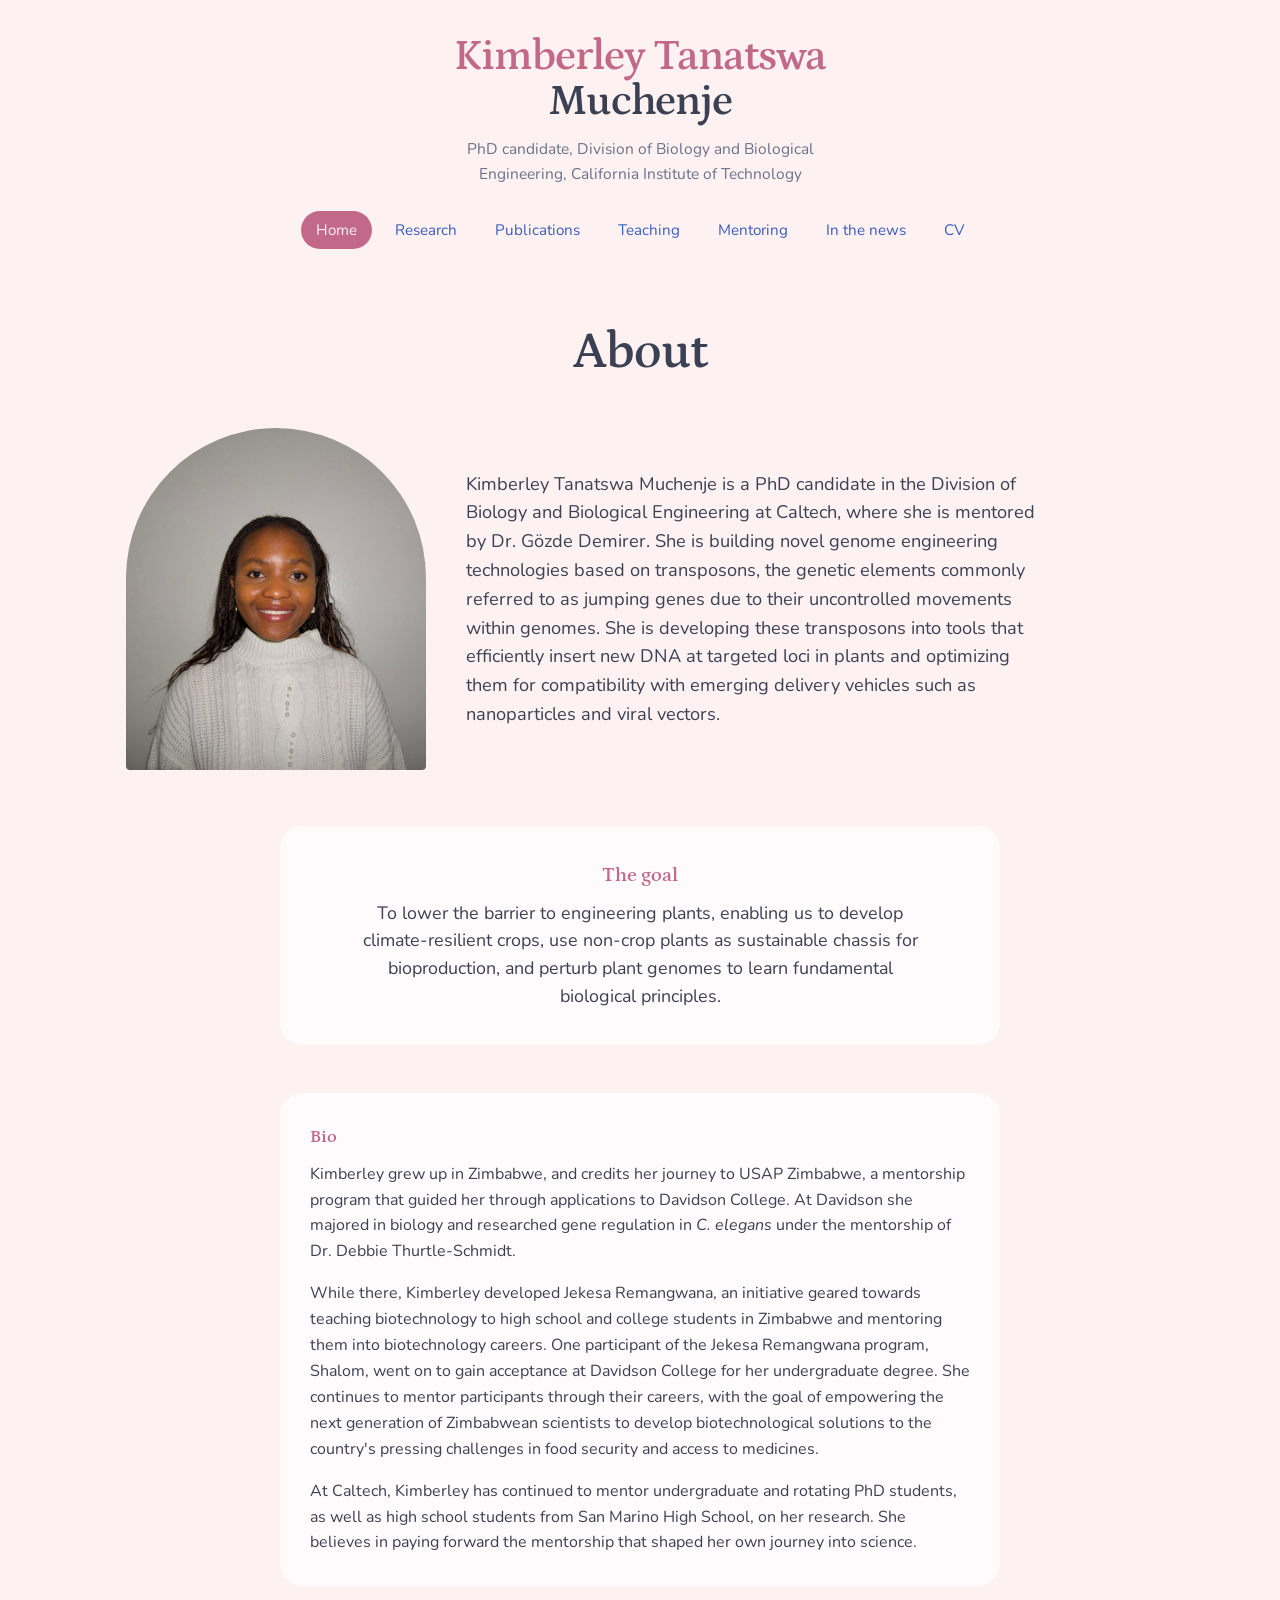
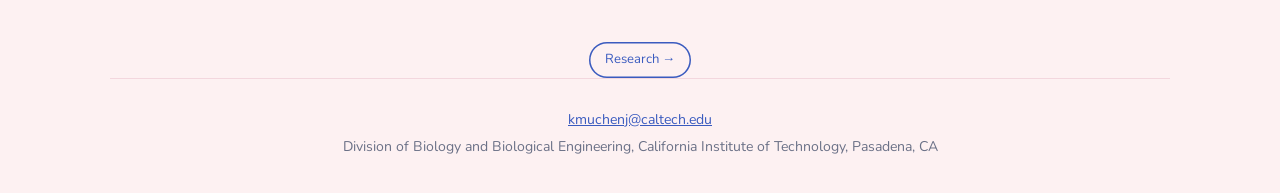
<file: index.html>
<!doctype html>
<html lang="en">
<head>
<meta charset="utf-8">
<meta name="viewport" content="width=device-width, initial-scale=1, viewport-fit=cover">
<title>Kimberley Muchenje</title>
<meta name="description" content="Kimberley Tanatswa Muchenje, PhD candidate in Biology and Biological Engineering at Caltech, building genome engineering technologies from transposons for targeted DNA insertion in plants.">
<meta name="color-scheme" content="light dark">
<link rel="preconnect" href="https://fonts.gstatic.com" crossorigin>
<link rel="stylesheet" href="https://fonts.googleapis.com/css2?family=Petrona:wght@400;600&family=Nunito:wght@300;400;600&display=swap">
<link rel="stylesheet" href="site.css">
</head>
<body>
<header class="wrap">
  <p class="brand">Kimberley Tanatswa<span class="last">Muchenje</span></p>
  <p class="role">PhD candidate, Division of Biology and Biological Engineering,
  California Institute of Technology</p>
  <nav aria-label="Pages">
      <a href="index.html" aria-current="page">Home</a>
      <a href="research.html">Research</a>
      <a href="publications.html">Publications</a>
      <a href="teaching.html">Teaching</a>
      <a href="mentoring.html">Mentoring</a>
      <a href="news.html">In the news</a>
      <a href="cv.html">CV</a>
  </nav>
</header>

<main class="wrap">
  <h1>About</h1>
  <div class="hero">
    <img class="portrait" src="img/headshot.jpg" width="900" height="900"
      alt="Kimberley Tanatswa Muchenje">
    <p class="intro">Kimberley Tanatswa Muchenje is a PhD candidate in the Division of
    Biology and Biological Engineering at Caltech, where she is mentored by Dr. Gözde
    Demirer. She is building novel genome engineering technologies based on transposons,
    the genetic elements commonly referred to as jumping genes due to their uncontrolled
    movements within genomes. She is developing these transposons into tools that
    efficiently insert new DNA at targeted loci in plants and optimizing them for
    compatibility with emerging delivery vehicles such as nanoparticles and viral
    vectors.</p>
  </div>

  <div class="goal">
    <p>The goal</p>
    <p>To lower the barrier to engineering plants, enabling us to develop
    climate-resilient crops, use non-crop plants as sustainable chassis for
    bioproduction, and perturb plant genomes to learn fundamental biological
    principles.</p>
  </div>

  <div class="block">
    <h2>Bio</h2>
    <p>Kimberley grew up in Zimbabwe, and credits her journey to USAP Zimbabwe, a
    mentorship program that guided her through applications to Davidson College. At
    Davidson she majored in biology and researched gene regulation in <em>C. elegans</em>
    under the mentorship of Dr. Debbie Thurtle-Schmidt.</p>
    <p>While there, Kimberley developed Jekesa Remangwana, an initiative geared towards
    teaching biotechnology to high school and college students in Zimbabwe and mentoring
    them into biotechnology careers. One participant of the Jekesa Remangwana program,
    Shalom, went on to gain acceptance at Davidson College for her undergraduate degree.
    She continues to mentor participants through their careers, with the goal of
    empowering the next generation of Zimbabwean scientists to develop biotechnological
    solutions to the country's pressing challenges in food security and access to
    medicines.</p>
    <p>At Caltech, Kimberley has continued to mentor undergraduate and rotating PhD
    students, as well as high school students from San Marino High School, on her
    research. She believes in paying forward the mentorship that shaped her own journey
    into science.</p>
  </div>
  <p class="next"><a class="pill ghost" href="research.html">Research &rarr;</a></p>
</main>

<footer class="wrap">
  <p><a href="mailto:kmuchenj@caltech.edu">kmuchenj@caltech.edu</a></p>
  <p>Division of Biology and Biological Engineering, California Institute of Technology,
  Pasadena, CA</p>
</footer>
</body>
</html>
</file>
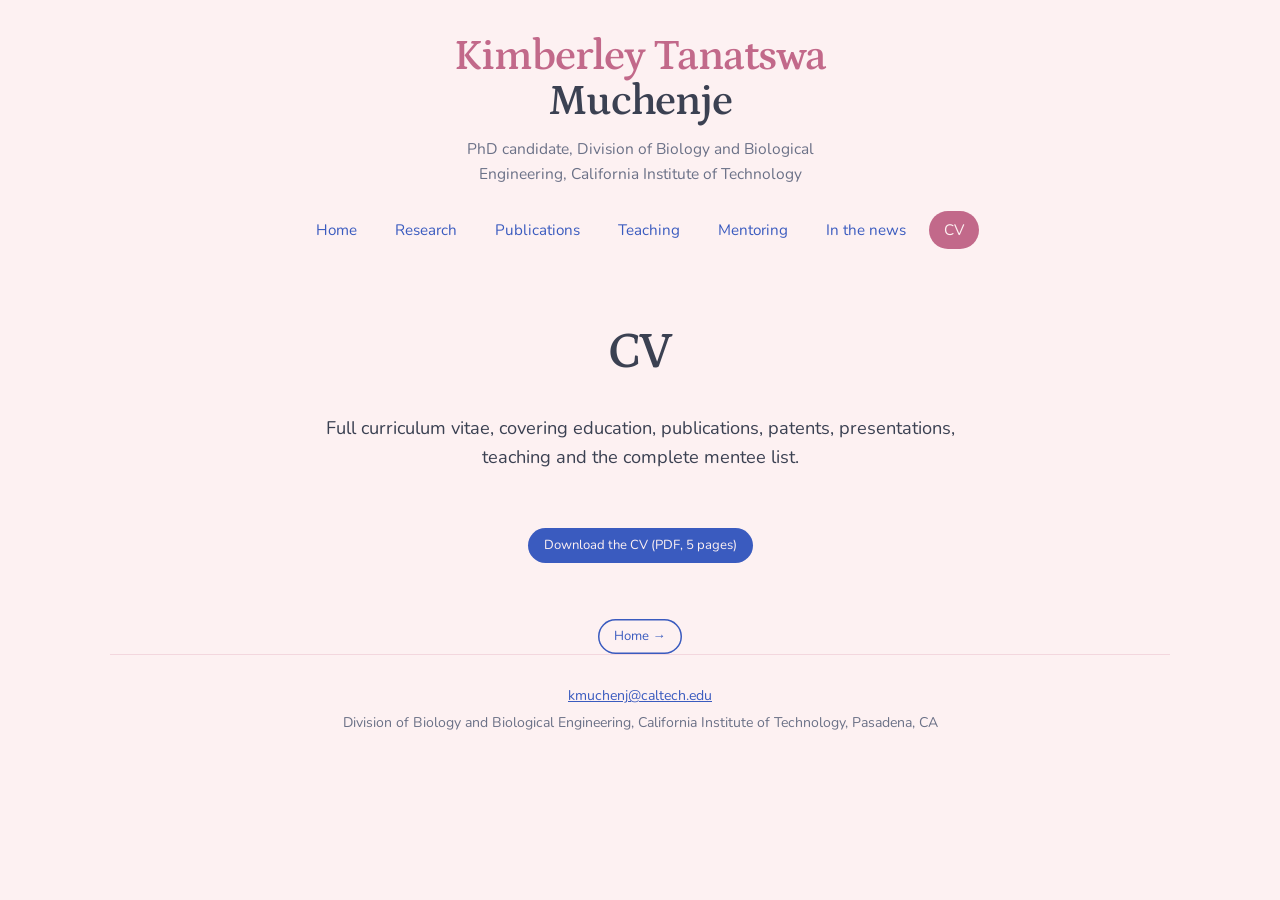
<file: cv.html>
<!doctype html>
<html lang="en">
<head>
<meta charset="utf-8">
<meta name="viewport" content="width=device-width, initial-scale=1, viewport-fit=cover">
<title>CV | Kimberley Muchenje</title>
<meta name="description" content="Curriculum vitae for Kimberley Tanatswa Muchenje.">
<meta name="color-scheme" content="light dark">
<link rel="preconnect" href="https://fonts.gstatic.com" crossorigin>
<link rel="stylesheet" href="https://fonts.googleapis.com/css2?family=Petrona:wght@400;600&family=Nunito:wght@300;400;600&display=swap">
<link rel="stylesheet" href="site.css">
</head>
<body>
<header class="wrap">
  <p class="brand"><a href="index.html">Kimberley Tanatswa<span class="last">Muchenje</span></a></p>
  <p class="role">PhD candidate, Division of Biology and Biological Engineering,
  California Institute of Technology</p>
  <nav aria-label="Pages">
      <a href="index.html">Home</a>
      <a href="research.html">Research</a>
      <a href="publications.html">Publications</a>
      <a href="teaching.html">Teaching</a>
      <a href="mentoring.html">Mentoring</a>
      <a href="news.html">In the news</a>
      <a href="cv.html" aria-current="page">CV</a>
  </nav>
</header>

<main class="wrap">
  <h1>CV</h1>
  <p class="intro">Full curriculum vitae, covering education, publications, patents,
  presentations, teaching and the complete mentee list.</p>

  <p class="next"><a class="pill" href="cv/Kimberley_Muchenje_CV.pdf">Download the CV
  (PDF, 5 pages)</a></p>
  <p class="next"><a class="pill ghost" href="index.html">Home &rarr;</a></p>
</main>

<footer class="wrap">
  <p><a href="mailto:kmuchenj@caltech.edu">kmuchenj@caltech.edu</a></p>
  <p>Division of Biology and Biological Engineering, California Institute of Technology,
  Pasadena, CA</p>
</footer>
</body>
</html>
</file>
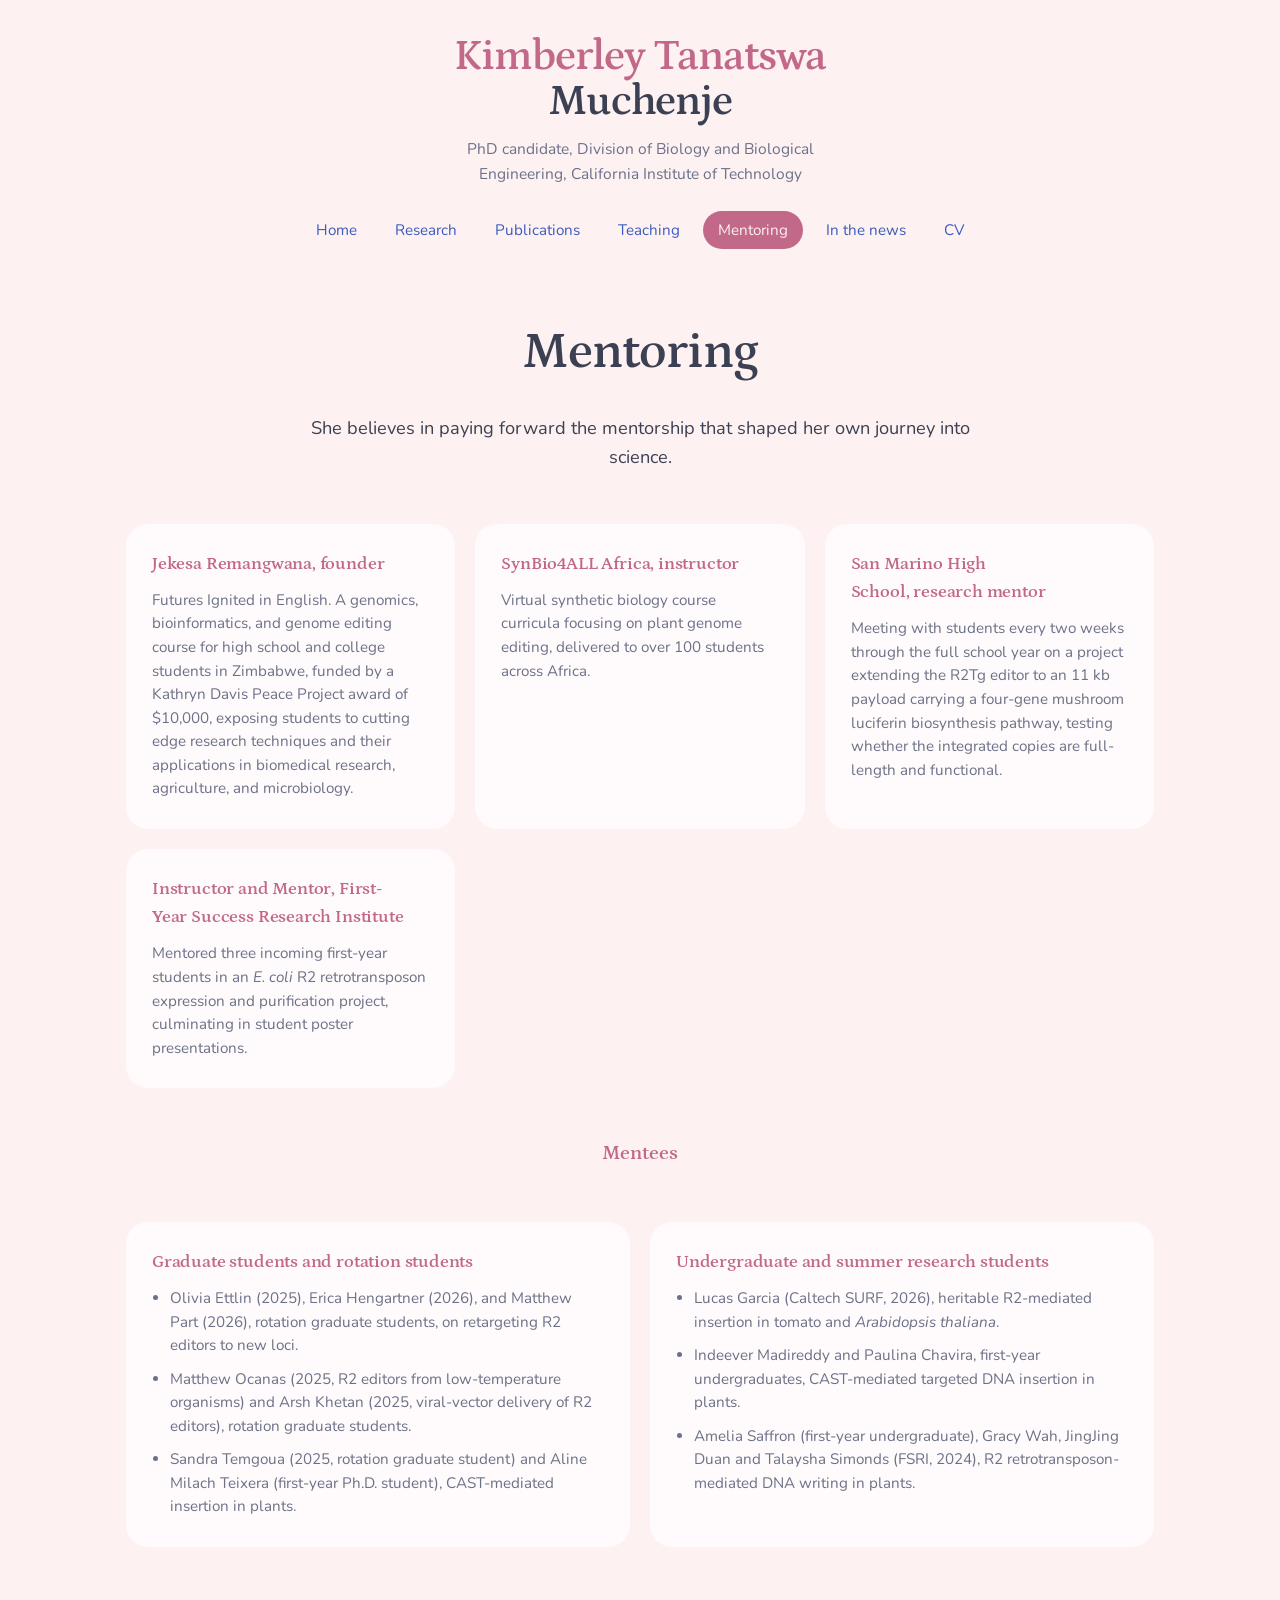
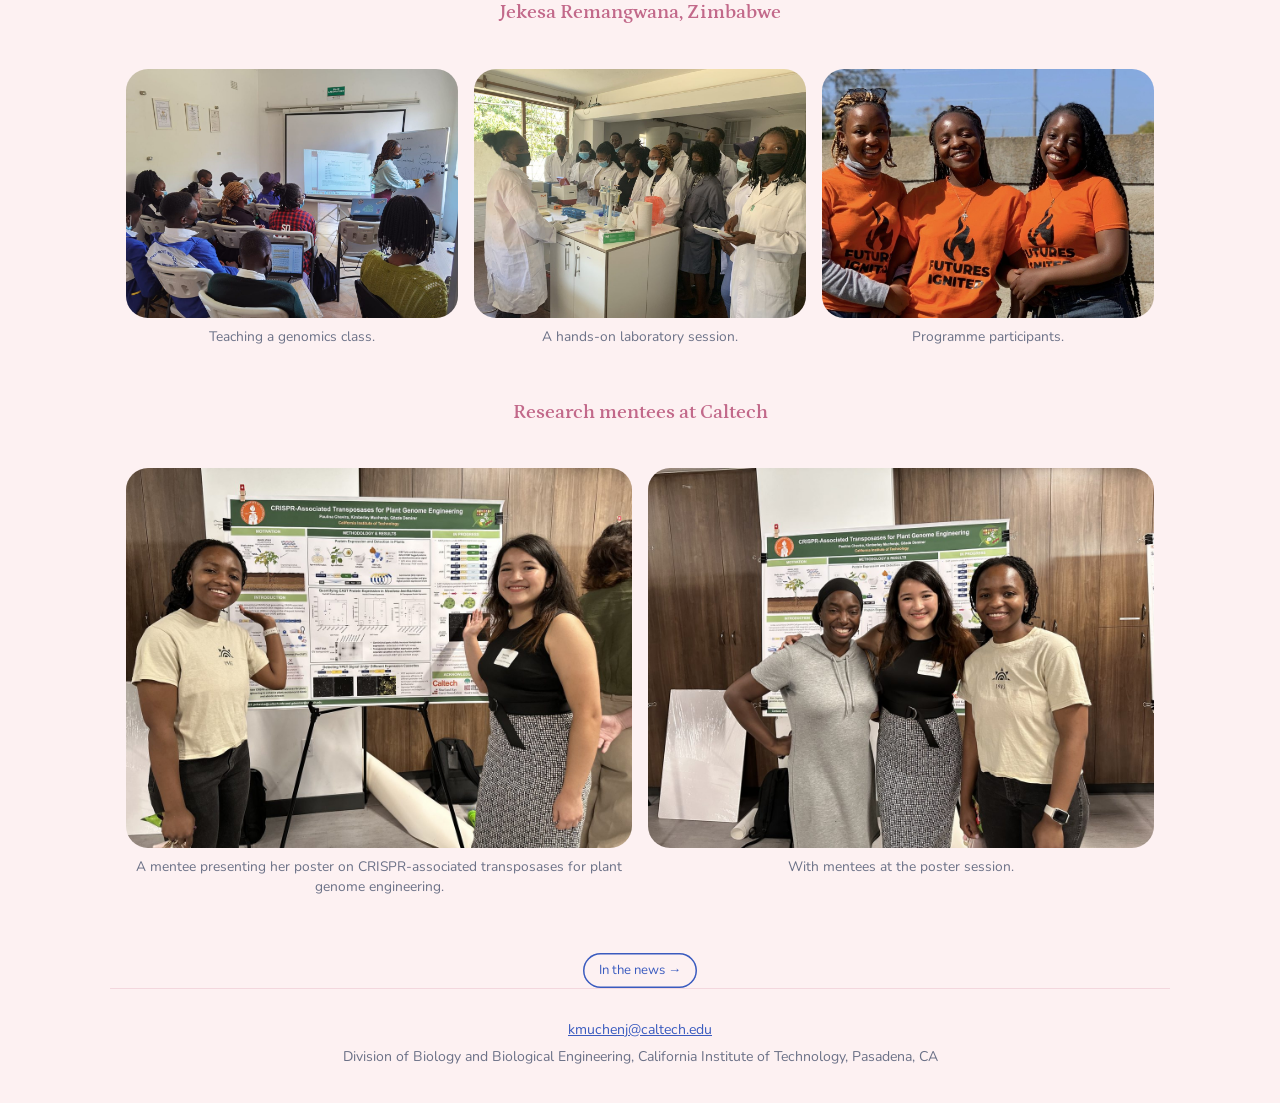
<file: mentoring.html>
<!doctype html>
<html lang="en">
<head>
<meta charset="utf-8">
<meta name="viewport" content="width=device-width, initial-scale=1, viewport-fit=cover">
<title>Mentoring | Kimberley Muchenje</title>
<meta name="description" content="Jekesa Remangwana, SynBio4ALL Africa, San Marino High School and teaching at Caltech.">
<meta name="color-scheme" content="light dark">
<link rel="preconnect" href="https://fonts.gstatic.com" crossorigin>
<link rel="stylesheet" href="https://fonts.googleapis.com/css2?family=Petrona:wght@400;600&family=Nunito:wght@300;400;600&display=swap">
<link rel="stylesheet" href="site.css">
</head>
<body>
<header class="wrap">
  <p class="brand"><a href="index.html">Kimberley Tanatswa<span class="last">Muchenje</span></a></p>
  <p class="role">PhD candidate, Division of Biology and Biological Engineering,
  California Institute of Technology</p>
  <nav aria-label="Pages">
      <a href="index.html">Home</a>
      <a href="research.html">Research</a>
      <a href="publications.html">Publications</a>
      <a href="teaching.html">Teaching</a>
      <a href="mentoring.html" aria-current="page">Mentoring</a>
      <a href="news.html">In the news</a>
      <a href="cv.html">CV</a>
  </nav>
</header>

<main class="wrap">
  <h1>Mentoring</h1>
  <p class="intro">She believes in paying forward the mentorship that shaped her own
  journey into science.</p>

  <div class="cards">
    <div class="card">
      <h2>Jekesa Remangwana, founder</h2>
      <p>Futures Ignited in English. A genomics, bioinformatics, and genome editing
      course for high school and college students in Zimbabwe, funded by a Kathryn Davis
      Peace Project award of $10,000, exposing students to cutting edge research
      techniques and their applications in biomedical research, agriculture, and
      microbiology.</p>
    </div>
    <div class="card">
      <h2>SynBio4ALL Africa, instructor</h2>
      <p>Virtual synthetic biology course curricula focusing on plant genome editing,
      delivered to over 100 students across Africa.</p>
    </div>
    <div class="card">
      <h2>San Marino High School, research mentor</h2>
      <p>Meeting with students every two weeks through the full school year on a project
      extending the R2Tg editor to an 11 kb payload carrying a four-gene mushroom
      luciferin biosynthesis pathway, testing whether the integrated copies are
      full-length and functional.</p>
    </div>
    <div class="card">
      <h2>Instructor and Mentor, First-Year Success Research Institute</h2>
      <p>Mentored three incoming first-year students in an <em>E. coli</em> R2
      retrotransposon expression and purification project, culminating in student poster
      presentations.</p>
    </div>
  </div>

  <p class="gallery-head">Mentees</p>
  <div class="cards">
    <div class="card">
      <h2>Graduate students and rotation students</h2>
      <ul>
        <li>Olivia Ettlin (2025), Erica Hengartner (2026), and Matthew Part (2026),
          rotation graduate students, on retargeting R2 editors to new loci.</li>
        <li>Matthew Ocanas (2025, R2 editors from low-temperature organisms) and Arsh
          Khetan (2025, viral-vector delivery of R2 editors), rotation graduate
          students.</li>
        <li>Sandra Temgoua (2025, rotation graduate student) and Aline Milach Teixera
          (first-year Ph.D. student), CAST-mediated insertion in plants.</li>
      </ul>
    </div>
    <div class="card">
      <h2>Undergraduate and summer research students</h2>
      <ul>
        <li>Lucas Garcia (Caltech SURF, 2026), heritable R2-mediated insertion in tomato
          and <em>Arabidopsis thaliana</em>.</li>
        <li>Indeever Madireddy and Paulina Chavira, first-year undergraduates,
          CAST-mediated targeted DNA insertion in plants.</li>
        <li>Amelia Saffron (first-year undergraduate), Gracy Wah, JingJing Duan and
          Talaysha Simonds (FSRI, 2024), R2 retrotransposon-mediated DNA writing in
          plants.</li>
      </ul>
    </div>
  </div>

  <p class="gallery-head">Jekesa Remangwana, Zimbabwe</p>
  <div class="gallery">
    <figure>
      <img src="img/teaching-classroom.jpg" width="1200" height="900"
        alt="Kimberley teaching a genomics class at a whiteboard to a room of students">
      <figcaption>Teaching a genomics class.</figcaption>
    </figure>
    <figure>
      <img src="img/teaching-lab.jpg" width="1200" height="900"
        alt="Students in lab coats gathered around a laboratory bench">
      <figcaption>A hands-on laboratory session.</figcaption>
    </figure>
    <figure>
      <img src="img/students-group.jpg" width="1200" height="1200"
        alt="Three students wearing Futures Ignited shirts">
      <figcaption>Programme participants.</figcaption>
    </figure>
  </div>

  <p class="gallery-head">Research mentees at Caltech</p>
  <div class="gallery">
    <figure>
      <img src="img/poster-mentee.jpg" width="1200" height="900"
        alt="A mentee presenting the CRISPR-associated transposases for plant genome engineering poster">
      <figcaption>A mentee presenting her poster on CRISPR-associated transposases for
      plant genome engineering.</figcaption>
    </figure>
    <figure>
      <img src="img/poster-group.jpg" width="1200" height="900"
        alt="Kimberley with two mentees beside their research poster">
      <figcaption>With mentees at the poster session.</figcaption>
    </figure>
  </div>
  <p class="next"><a class="pill ghost" href="news.html">In the news &rarr;</a></p>
</main>

<footer class="wrap">
  <p><a href="mailto:kmuchenj@caltech.edu">kmuchenj@caltech.edu</a></p>
  <p>Division of Biology and Biological Engineering, California Institute of Technology,
  Pasadena, CA</p>
</footer>
</body>
</html>
</file>
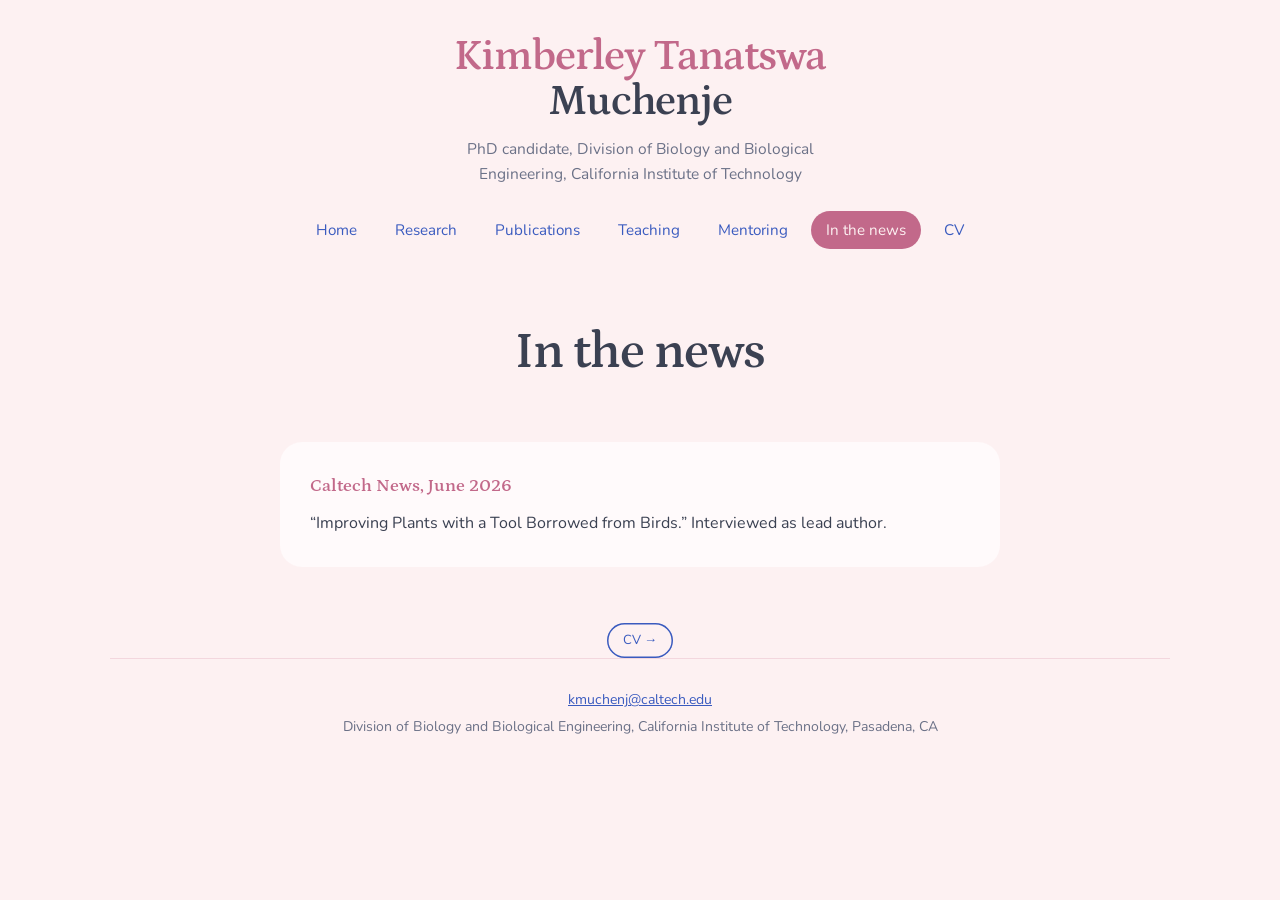
<file: news.html>
<!doctype html>
<html lang="en">
<head>
<meta charset="utf-8">
<meta name="viewport" content="width=device-width, initial-scale=1, viewport-fit=cover">
<title>In the news | Kimberley Muchenje</title>
<meta name="description" content="Press coverage of the R2 retroelement editing work.">
<meta name="color-scheme" content="light dark">
<link rel="preconnect" href="https://fonts.gstatic.com" crossorigin>
<link rel="stylesheet" href="https://fonts.googleapis.com/css2?family=Petrona:wght@400;600&family=Nunito:wght@300;400;600&display=swap">
<link rel="stylesheet" href="site.css">
</head>
<body>
<header class="wrap">
  <p class="brand"><a href="index.html">Kimberley Tanatswa<span class="last">Muchenje</span></a></p>
  <p class="role">PhD candidate, Division of Biology and Biological Engineering,
  California Institute of Technology</p>
  <nav aria-label="Pages">
      <a href="index.html">Home</a>
      <a href="research.html">Research</a>
      <a href="publications.html">Publications</a>
      <a href="teaching.html">Teaching</a>
      <a href="mentoring.html">Mentoring</a>
      <a href="news.html" aria-current="page">In the news</a>
      <a href="cv.html">CV</a>
  </nav>
</header>

<main class="wrap">
  <h1>In the news</h1>
  <div class="block">
    <h2>Caltech News, June 2026</h2>
    <p>&ldquo;Improving Plants with a Tool Borrowed from Birds.&rdquo; Interviewed as
    lead author.</p>
  </div>
  <p class="next"><a class="pill ghost" href="cv.html">CV &rarr;</a></p>
</main>

<footer class="wrap">
  <p><a href="mailto:kmuchenj@caltech.edu">kmuchenj@caltech.edu</a></p>
  <p>Division of Biology and Biological Engineering, California Institute of Technology,
  Pasadena, CA</p>
</footer>
</body>
</html>
</file>
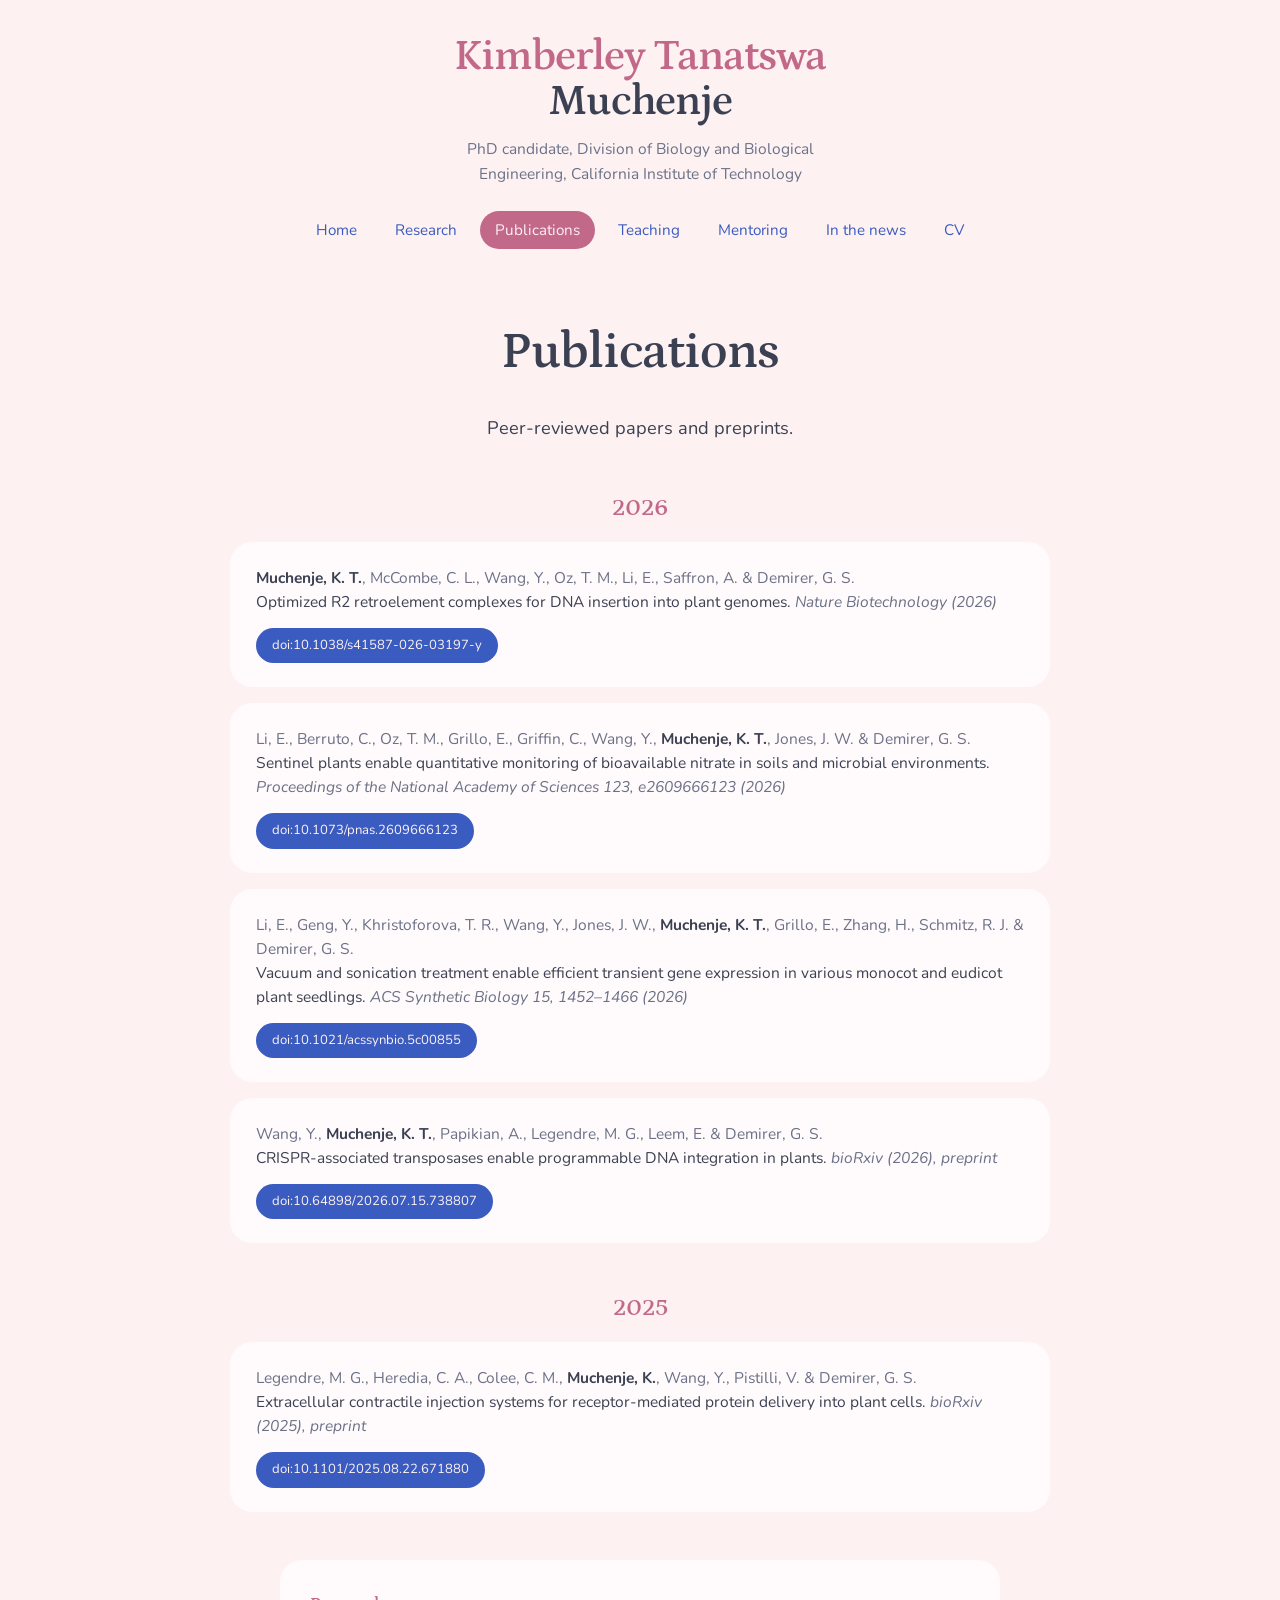
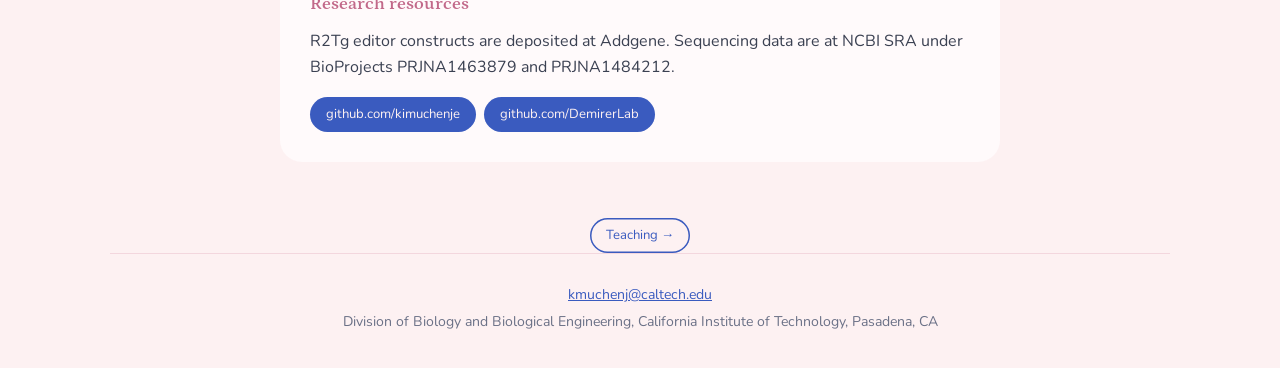
<file: publications.html>
<!doctype html>
<html lang="en">
<head>
<meta charset="utf-8">
<meta name="viewport" content="width=device-width, initial-scale=1, viewport-fit=cover">
<title>Publications | Kimberley Muchenje</title>
<meta name="description" content="Peer-reviewed papers, preprints and research resources.">
<meta name="color-scheme" content="light dark">
<link rel="preconnect" href="https://fonts.gstatic.com" crossorigin>
<link rel="stylesheet" href="https://fonts.googleapis.com/css2?family=Petrona:wght@400;600&family=Nunito:wght@300;400;600&display=swap">
<link rel="stylesheet" href="site.css">
</head>
<body>
<header class="wrap">
  <p class="brand"><a href="index.html">Kimberley Tanatswa<span class="last">Muchenje</span></a></p>
  <p class="role">PhD candidate, Division of Biology and Biological Engineering,
  California Institute of Technology</p>
  <nav aria-label="Pages">
      <a href="index.html">Home</a>
      <a href="research.html">Research</a>
      <a href="publications.html" aria-current="page">Publications</a>
      <a href="teaching.html">Teaching</a>
      <a href="mentoring.html">Mentoring</a>
      <a href="news.html">In the news</a>
      <a href="cv.html">CV</a>
  </nav>
</header>

<main class="wrap">
  <h1>Publications</h1>
  <p class="intro">Peer-reviewed papers and preprints.</p>

  <p class="year">2026</p>
    <div class="pub">
      <p class="authors"><strong>Muchenje, K. T.</strong>, McCombe, C. L., Wang, Y., Oz, T. M., Li, E., Saffron, A. &amp; Demirer, G. S.</p>
      <p>Optimized R2 retroelement complexes for DNA insertion into plant genomes. <cite>Nature Biotechnology (2026)</cite></p>
      <div class="pills"><a class="pill" href="https://doi.org/10.1038/s41587-026-03197-y">doi:10.1038/s41587-026-03197-y</a></div>
    </div>
    <div class="pub">
      <p class="authors">Li, E., Berruto, C., Oz, T. M., Grillo, E., Griffin, C., Wang, Y., <strong>Muchenje, K. T.</strong>, Jones, J. W. &amp; Demirer, G. S.</p>
      <p>Sentinel plants enable quantitative monitoring of bioavailable nitrate in soils and microbial environments. <cite>Proceedings of the National Academy of Sciences 123, e2609666123 (2026)</cite></p>
      <div class="pills"><a class="pill" href="https://doi.org/10.1073/pnas.2609666123">doi:10.1073/pnas.2609666123</a></div>
    </div>
    <div class="pub">
      <p class="authors">Li, E., Geng, Y., Khristoforova, T. R., Wang, Y., Jones, J. W., <strong>Muchenje, K. T.</strong>, Grillo, E., Zhang, H., Schmitz, R. J. &amp; Demirer, G. S.</p>
      <p>Vacuum and sonication treatment enable efficient transient gene expression in various monocot and eudicot plant seedlings. <cite>ACS Synthetic Biology 15, 1452&ndash;1466 (2026)</cite></p>
      <div class="pills"><a class="pill" href="https://doi.org/10.1021/acssynbio.5c00855">doi:10.1021/acssynbio.5c00855</a></div>
    </div>
    <div class="pub">
      <p class="authors">Wang, Y., <strong>Muchenje, K. T.</strong>, Papikian, A., Legendre, M. G., Leem, E. &amp; Demirer, G. S.</p>
      <p>CRISPR-associated transposases enable programmable DNA integration in plants. <cite>bioRxiv (2026), preprint</cite></p>
      <div class="pills"><a class="pill" href="https://doi.org/10.64898/2026.07.15.738807">doi:10.64898/2026.07.15.738807</a></div>
    </div>

  <p class="year">2025</p>
    <div class="pub">
      <p class="authors">Legendre, M. G., Heredia, C. A., Colee, C. M., <strong>Muchenje, K.</strong>, Wang, Y., Pistilli, V. &amp; Demirer, G. S.</p>
      <p>Extracellular contractile injection systems for receptor-mediated protein delivery into plant cells. <cite>bioRxiv (2025), preprint</cite></p>
      <div class="pills"><a class="pill" href="https://doi.org/10.1101/2025.08.22.671880">doi:10.1101/2025.08.22.671880</a></div>
    </div>

  <div class="block">
    <h2>Research resources</h2>
    <p>R2Tg editor constructs are deposited at Addgene. Sequencing data are at NCBI SRA
    under BioProjects PRJNA1463879 and PRJNA1484212.</p>
    <div class="pills">
      <a class="pill" href="https://github.com/kimuchenje">github.com/kimuchenje</a>
      <a class="pill" href="https://github.com/DemirerLab">github.com/DemirerLab</a>
    </div>
  </div>
  <p class="next"><a class="pill ghost" href="teaching.html">Teaching &rarr;</a></p>
</main>

<footer class="wrap">
  <p><a href="mailto:kmuchenj@caltech.edu">kmuchenj@caltech.edu</a></p>
  <p>Division of Biology and Biological Engineering, California Institute of Technology,
  Pasadena, CA</p>
</footer>
</body>
</html>
</file>
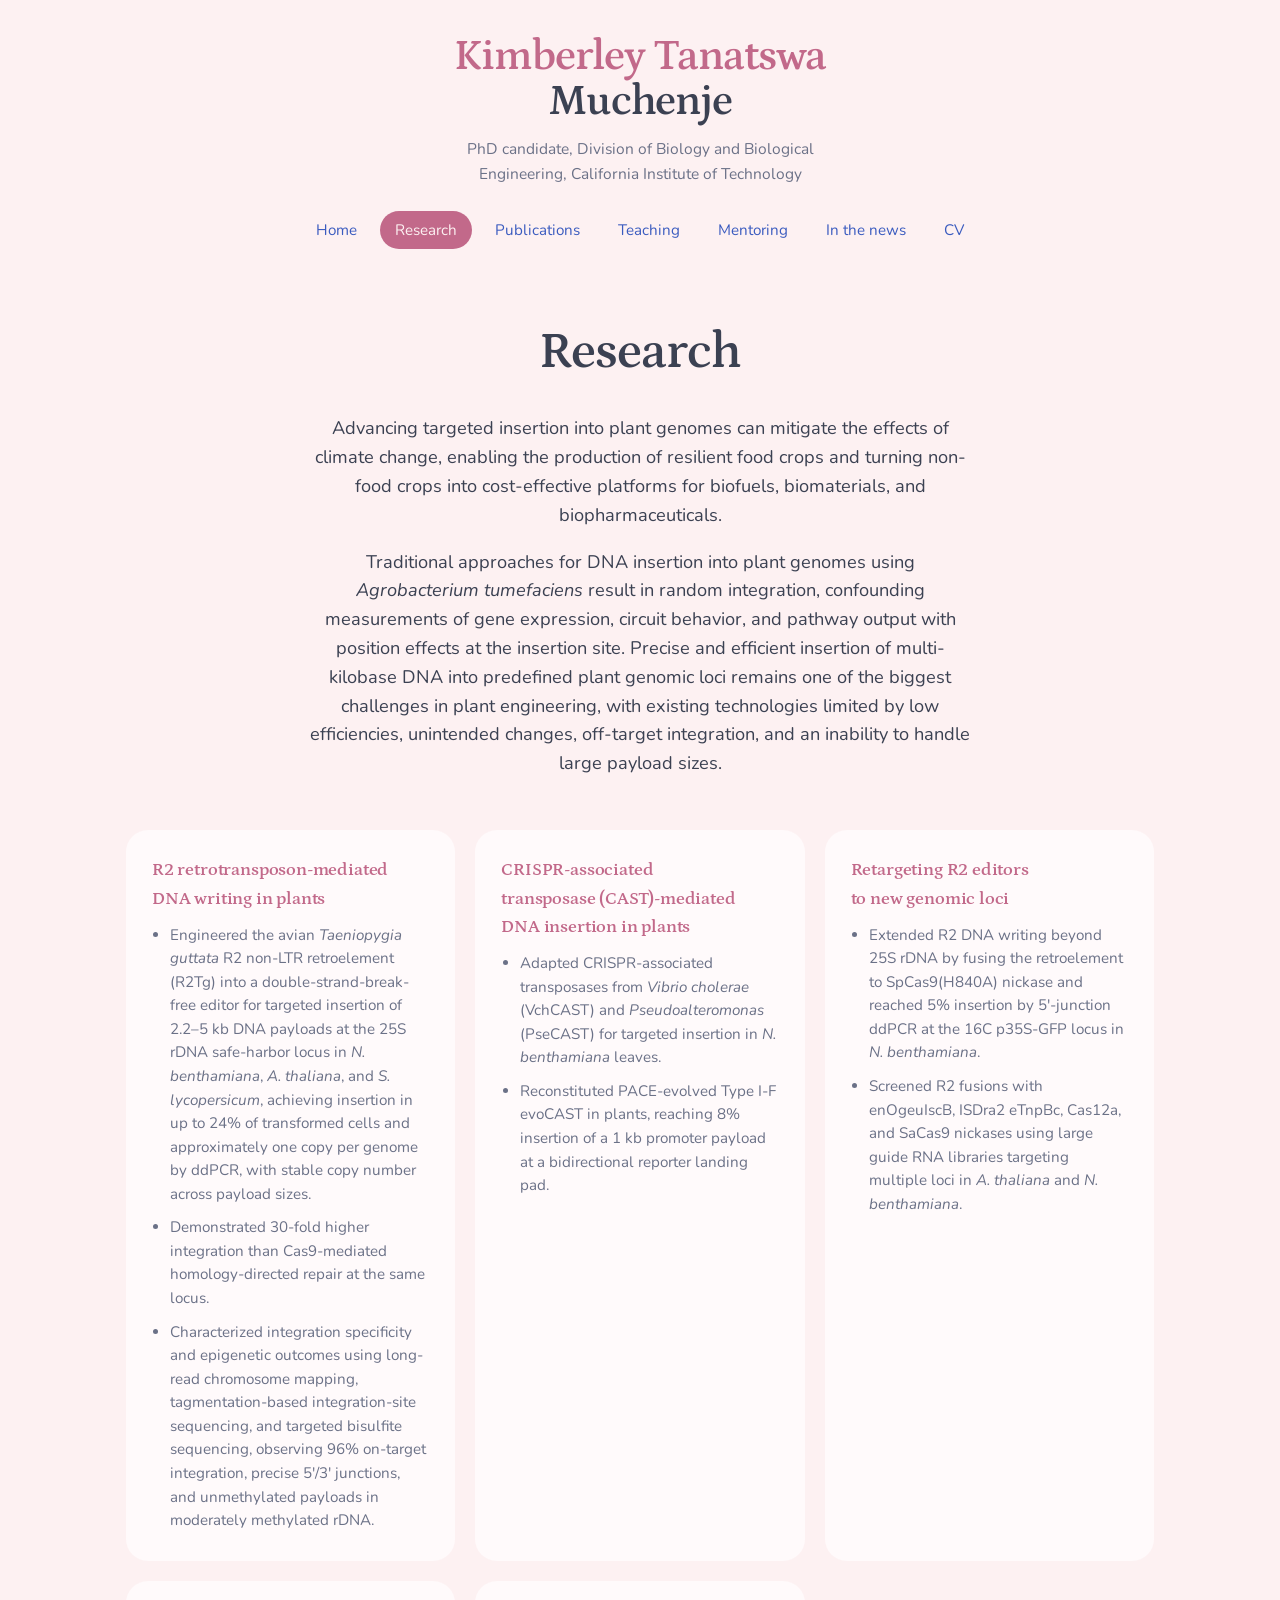
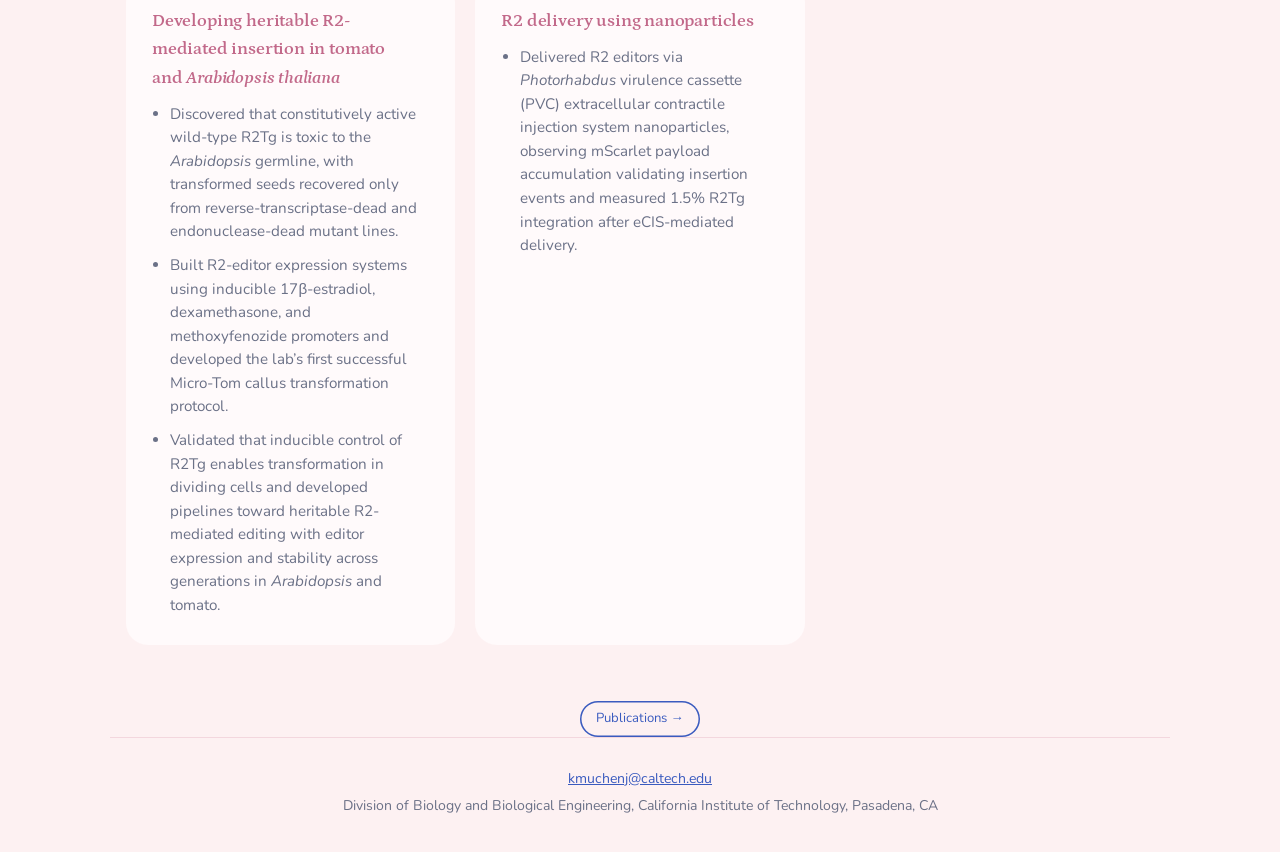
<file: research.html>
<!doctype html>
<html lang="en">
<head>
<meta charset="utf-8">
<meta name="viewport" content="width=device-width, initial-scale=1, viewport-fit=cover">
<title>Research | Kimberley Muchenje</title>
<meta name="description" content="Site-specific transposons adapted for targeted DNA insertion into plant genomes.">
<meta name="color-scheme" content="light dark">
<link rel="preconnect" href="https://fonts.gstatic.com" crossorigin>
<link rel="stylesheet" href="https://fonts.googleapis.com/css2?family=Petrona:wght@400;600&family=Nunito:wght@300;400;600&display=swap">
<link rel="stylesheet" href="site.css">
</head>
<body>
<header class="wrap">
  <p class="brand"><a href="index.html">Kimberley Tanatswa<span class="last">Muchenje</span></a></p>
  <p class="role">PhD candidate, Division of Biology and Biological Engineering,
  California Institute of Technology</p>
  <nav aria-label="Pages">
      <a href="index.html">Home</a>
      <a href="research.html" aria-current="page">Research</a>
      <a href="publications.html">Publications</a>
      <a href="teaching.html">Teaching</a>
      <a href="mentoring.html">Mentoring</a>
      <a href="news.html">In the news</a>
      <a href="cv.html">CV</a>
  </nav>
</header>

<main class="wrap">
  <h1>Research</h1>
  <p class="intro">Advancing targeted insertion into plant genomes can mitigate the
  effects of climate change, enabling the production of resilient food crops and turning
  non-food crops into cost-effective platforms for biofuels, biomaterials, and
  biopharmaceuticals.</p>
  <p class="intro">Traditional approaches for DNA insertion into plant genomes using
  <em>Agrobacterium tumefaciens</em> result in random integration, confounding
  measurements of gene expression, circuit behavior, and pathway output with position
  effects at the insertion site. Precise and efficient insertion of multi-kilobase DNA
  into predefined plant genomic loci remains one of the biggest challenges in plant
  engineering, with existing technologies limited by low efficiencies, unintended
  changes, off-target integration, and an inability to handle large payload sizes.</p>

  <div class="cards">
    <div class="card">
      <h2>R2 retrotransposon-mediated DNA writing in plants</h2>
      <ul>
        <li>Engineered the avian <em>Taeniopygia guttata</em> R2 non-LTR retroelement
          (R2Tg) into a double-strand-break-free editor for targeted insertion of
          2.2&ndash;5 kb DNA payloads at the 25S rDNA safe-harbor locus in
          <em>N. benthamiana</em>, <em>A. thaliana</em>, and <em>S. lycopersicum</em>,
          achieving insertion in up to 24% of transformed cells and approximately one
          copy per genome by ddPCR, with stable copy number across payload sizes.</li>
        <li>Demonstrated 30-fold higher integration than Cas9-mediated
          homology-directed repair at the same locus.</li>
        <li>Characterized integration specificity and epigenetic outcomes using
          long-read chromosome mapping, tagmentation-based integration-site sequencing,
          and targeted bisulfite sequencing, observing 96% on-target integration, precise
          5&prime;/3&prime; junctions, and unmethylated payloads in moderately methylated
          rDNA.</li>
      </ul>
    </div>
    <div class="card">
      <h2>CRISPR-associated transposase (CAST)-mediated DNA insertion in plants</h2>
      <ul>
        <li>Adapted CRISPR-associated transposases from <em>Vibrio cholerae</em>
          (VchCAST) and <em>Pseudoalteromonas</em> (PseCAST) for targeted insertion in
          <em>N. benthamiana</em> leaves.</li>
        <li>Reconstituted PACE-evolved Type I-F evoCAST in plants, reaching 8% insertion
          of a 1 kb promoter payload at a bidirectional reporter landing pad.</li>
      </ul>
    </div>
    <div class="card">
      <h2>Retargeting R2 editors to new genomic loci</h2>
      <ul>
        <li>Extended R2 DNA writing beyond 25S rDNA by fusing the retroelement to
          SpCas9(H840A) nickase and reached 5% insertion by 5&prime;-junction ddPCR at the
          16C p35S-GFP locus in <em>N. benthamiana</em>.</li>
        <li>Screened R2 fusions with enOgeuIscB, ISDra2 eTnpBc, Cas12a, and SaCas9
          nickases using large guide RNA libraries targeting multiple loci in
          <em>A. thaliana</em> and <em>N. benthamiana</em>.</li>
      </ul>
    </div>
    <div class="card">
      <h2>Developing heritable R2-mediated insertion in tomato and
        <em>Arabidopsis thaliana</em></h2>
      <ul>
        <li>Discovered that constitutively active wild-type R2Tg is toxic to the
          <em>Arabidopsis</em> germline, with transformed seeds recovered only from
          reverse-transcriptase-dead and endonuclease-dead mutant lines.</li>
        <li>Built R2-editor expression systems using inducible 17&beta;-estradiol,
          dexamethasone, and methoxyfenozide promoters and developed the lab&rsquo;s first
          successful Micro-Tom callus transformation protocol.</li>
        <li>Validated that inducible control of R2Tg enables transformation in dividing
          cells and developed pipelines toward heritable R2-mediated editing with editor
          expression and stability across generations in <em>Arabidopsis</em> and
          tomato.</li>
      </ul>
    </div>
    <div class="card">
      <h2>R2 delivery using nanoparticles</h2>
      <ul>
        <li>Delivered R2 editors via <em>Photorhabdus</em> virulence cassette (PVC)
          extracellular contractile injection system nanoparticles, observing mScarlet
          payload accumulation validating insertion events and measured 1.5% R2Tg
          integration after eCIS-mediated delivery.</li>
      </ul>
    </div>
  </div>
  <p class="next"><a class="pill ghost" href="publications.html">Publications &rarr;</a></p>
</main>

<footer class="wrap">
  <p><a href="mailto:kmuchenj@caltech.edu">kmuchenj@caltech.edu</a></p>
  <p>Division of Biology and Biological Engineering, California Institute of Technology,
  Pasadena, CA</p>
</footer>
</body>
</html>
</file>
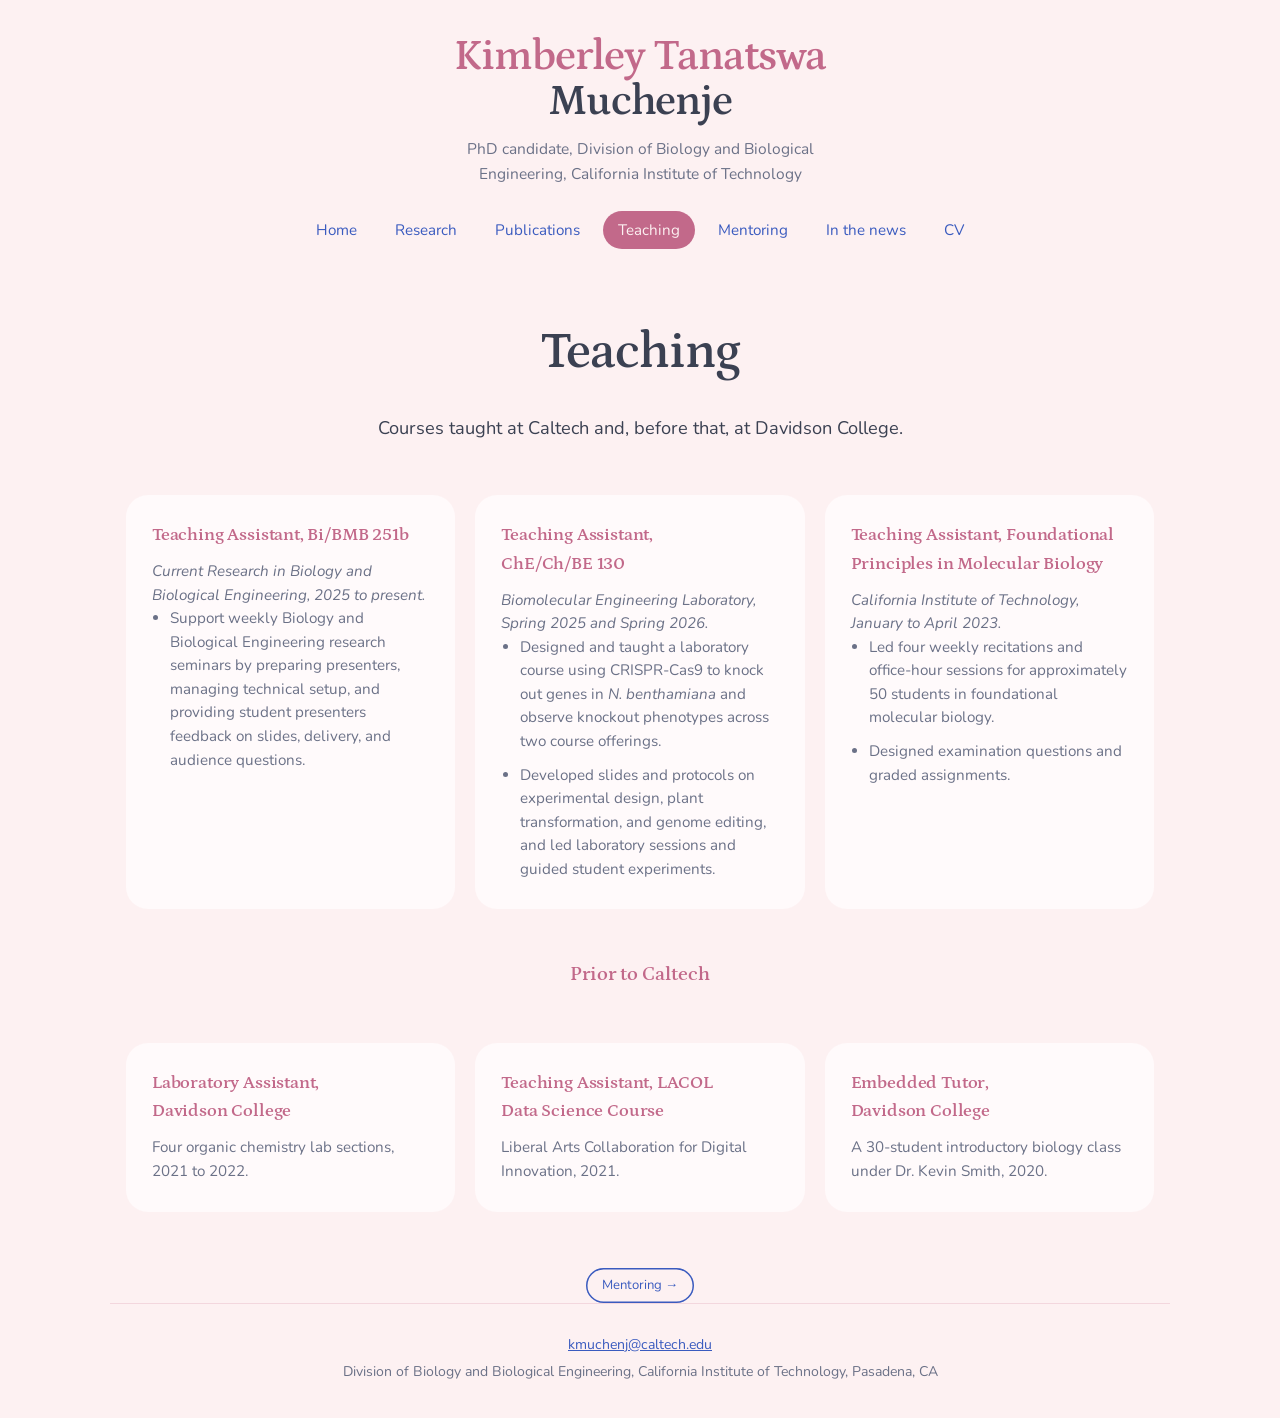
<file: teaching.html>
<!doctype html>
<html lang="en">
<head>
<meta charset="utf-8">
<meta name="viewport" content="width=device-width, initial-scale=1, viewport-fit=cover">
<title>Teaching | Kimberley Muchenje</title>
<meta name="description" content="Courses taught at Caltech and Davidson College.">
<meta name="color-scheme" content="light dark">
<link rel="preconnect" href="https://fonts.gstatic.com" crossorigin>
<link rel="stylesheet" href="https://fonts.googleapis.com/css2?family=Petrona:wght@400;600&family=Nunito:wght@300;400;600&display=swap">
<link rel="stylesheet" href="site.css">
</head>
<body>
<header class="wrap">
  <p class="brand"><a href="index.html">Kimberley Tanatswa<span class="last">Muchenje</span></a></p>
  <p class="role">PhD candidate, Division of Biology and Biological Engineering,
  California Institute of Technology</p>
  <nav aria-label="Pages">
      <a href="index.html">Home</a>
      <a href="research.html">Research</a>
      <a href="publications.html">Publications</a>
      <a href="teaching.html" aria-current="page">Teaching</a>
      <a href="mentoring.html">Mentoring</a>
      <a href="news.html">In the news</a>
      <a href="cv.html">CV</a>
  </nav>
</header>

<main class="wrap">
  <h1>Teaching</h1>
  <p class="intro">Courses taught at Caltech and, before that, at Davidson College.</p>

  <div class="cards">
    <div class="card">
      <h2>Teaching Assistant, Bi/BMB 251b</h2>
      <p><em>Current Research in Biology and Biological Engineering, 2025 to
      present.</em></p>
      <ul>
        <li>Support weekly Biology and Biological Engineering research seminars by
          preparing presenters, managing technical setup, and providing student
          presenters feedback on slides, delivery, and audience questions.</li>
      </ul>
    </div>
    <div class="card">
      <h2>Teaching Assistant, ChE/Ch/BE 130</h2>
      <p><em>Biomolecular Engineering Laboratory, Spring 2025 and Spring 2026.</em></p>
      <ul>
        <li>Designed and taught a laboratory course using CRISPR-Cas9 to knock out genes
          in <em>N. benthamiana</em> and observe knockout phenotypes across two course
          offerings.</li>
        <li>Developed slides and protocols on experimental design, plant transformation,
          and genome editing, and led laboratory sessions and guided student
          experiments.</li>
      </ul>
    </div>
    <div class="card">
      <h2>Teaching Assistant, Foundational Principles in Molecular Biology</h2>
      <p><em>California Institute of Technology, January to April 2023.</em></p>
      <ul>
        <li>Led four weekly recitations and office-hour sessions for approximately 50
          students in foundational molecular biology.</li>
        <li>Designed examination questions and graded assignments.</li>
      </ul>
    </div>
  </div>

  <p class="gallery-head">Prior to Caltech</p>
  <div class="cards">
    <div class="card">
      <h2>Laboratory Assistant, Davidson College</h2>
      <p>Four organic chemistry lab sections, 2021 to 2022.</p>
    </div>
    <div class="card">
      <h2>Teaching Assistant, LACOL Data Science Course</h2>
      <p>Liberal Arts Collaboration for Digital Innovation, 2021.</p>
    </div>
    <div class="card">
      <h2>Embedded Tutor, Davidson College</h2>
      <p>A 30-student introductory biology class under Dr. Kevin Smith, 2020.</p>
    </div>
  </div>
  <p class="next"><a class="pill ghost" href="mentoring.html">Mentoring &rarr;</a></p>
</main>

<footer class="wrap">
  <p><a href="mailto:kmuchenj@caltech.edu">kmuchenj@caltech.edu</a></p>
  <p>Division of Biology and Biological Engineering, California Institute of Technology,
  Pasadena, CA</p>
</footer>
</body>
</html>
</file>
<file: site.css>
/* Layout: centered masthead and page title, prose centered in a wide measure,
   content in soft rounded cards. Pink is the ground and the display accent,
   blue carries every link and button. */
:root{
  --bg:#fdf1f2;
  --card:#fffafb;
  --ink:#3b4152;
  --muted:#6b7187;
  --rule:#f3d7de;
  --pink:#c2698a;
  --blue:#3a5bbf;
  --display:'Petrona',Georgia,serif;
  --body:'Nunito',-apple-system,'Segoe UI',sans-serif;
  --r:22px;
}
@media (prefers-color-scheme: dark){
  :root:not([data-theme="light"]){
    --bg:#1b161b; --card:#241d24; --ink:#f3eef1; --muted:#b0a6ae;
    --rule:#40303a; --pink:#eb9ab5; --blue:#9db2ff; color-scheme:dark;
  }
}
:root[data-theme="dark"]{
  --bg:#1b161b; --card:#241d24; --ink:#f3eef1; --muted:#b0a6ae;
  --rule:#40303a; --pink:#eb9ab5; --blue:#9db2ff; color-scheme:dark;
}
*,*::before,*::after{box-sizing:border-box}
body{margin:0;background:var(--bg);color:var(--ink);font-family:var(--body);
     font-size:1.05rem;line-height:1.62;-webkit-font-smoothing:antialiased}
img{max-width:100%;display:block}
.wrap{padding-left:max(16px,env(safe-area-inset-left,0px));
      padding-right:max(16px,env(safe-area-inset-right,0px));
      max-width:1060px;margin:0 auto}

/* ---------- masthead ---------- */
header{padding-block:34px 0;text-align:center}
.brand{font-family:var(--display);font-weight:600;font-size:clamp(1.9rem,5.4vw,2.7rem);
       line-height:1.05;margin:0;letter-spacing:-.025em;color:var(--pink)}
.brand a{color:inherit;text-decoration:none}
.brand .last{display:block;color:var(--ink)}
.role{margin:.75em auto 0;color:var(--muted);font-size:.97rem;max-width:44ch}
nav{display:flex;flex-wrap:wrap;justify-content:center;gap:4px 8px;
    padding-block:24px 8px}
nav a{font-size:.95rem;color:var(--blue);text-decoration:none;
      padding:7px 15px;border-radius:999px}
nav a:hover,nav a:focus-visible{background:var(--card)}
nav a[aria-current="page"]{background:var(--pink);color:var(--bg)}

/* ---------- page head ---------- */
main{padding-block:26px 0}
h1{font-family:var(--display);font-weight:600;font-size:clamp(2.1rem,6vw,3.2rem);
   text-align:center;margin:28px 0 0;letter-spacing:-.02em;text-wrap:balance;
   color:var(--ink)}
.intro{max-width:60ch;margin:1.1em auto 0;text-align:center;font-size:1.14rem;
       line-height:1.58;color:var(--ink)}
.intro + .intro{margin-top:1em}

/* ---------- hero with portrait ---------- */
.hero{display:grid;grid-template-columns:300px minmax(0,1fr);gap:40px;
      align-items:center;margin-top:34px}
.portrait{width:100%;height:auto;aspect-ratio:1/1.14;object-fit:cover;
      object-position:50% 20%;border-radius:999px 999px 26px 26px;
      background:var(--card)}
.hero .intro{margin:0;text-align:left;max-width:52ch}
@media (max-width:760px){
  .hero{grid-template-columns:1fr;gap:26px;justify-items:center}
  .portrait{max-width:250px}
  .hero .intro{text-align:center}
}

/* ---------- photo gallery ---------- */
.gallery{display:grid;gap:16px;margin-top:40px;
         grid-template-columns:repeat(auto-fit,minmax(260px,1fr))}
.gallery figure{margin:0}
.gallery figcaption{margin-top:9px;font-size:.86rem;line-height:1.45;
             color:var(--muted);text-align:center}
.gallery-head{font-family:var(--display);font-weight:600;color:var(--pink);
             font-size:1.22rem;text-align:center;margin:50px 0 0}
.gallery img{width:100%;height:auto;aspect-ratio:4/3;object-fit:cover;
             border-radius:var(--r);background:var(--card)}
.gallery.tall img{aspect-ratio:1/1}

/* ---------- pull quote ---------- */
.goal{margin:56px auto 0;max-width:720px;background:var(--card);
      border-radius:var(--r);padding:34px 30px;text-align:center}
.goal p:first-child{font-family:var(--display);font-weight:600;color:var(--pink);
      font-size:1.22rem;margin:0 0 .4em}
.goal p:last-child{margin:0;font-size:1.12rem;line-height:1.55;max-width:52ch;
      margin-inline:auto}

/* ---------- cards ---------- */
.cards{display:grid;gap:20px;margin-top:52px;
       grid-template-columns:repeat(auto-fit,minmax(290px,1fr))}
.card{background:var(--card);border-radius:var(--r);padding:26px 26px 28px;
      min-width:0}
.card h2{font-family:var(--display);font-weight:600;font-size:1.1rem;
      margin:0 0 .6em;letter-spacing:-.01em;color:var(--pink);text-wrap:balance}
.card ul{margin:0;padding-left:1.1em;display:grid;gap:10px}
.card li{font-size:.95rem;line-height:1.55;color:var(--muted)}
.card > p{margin:0;font-size:.95rem;line-height:1.55;color:var(--muted)}

/* ---------- publications ---------- */
.year{font-family:var(--display);font-weight:600;color:var(--pink);
      font-size:1.5rem;margin:46px 0 14px;text-align:center}
.pub{background:var(--card);border-radius:var(--r);padding:24px 26px;
     margin:0 auto 16px;max-width:820px}
.pub p{margin:0;font-size:.97rem;line-height:1.55}
.pub .authors{color:var(--muted)}
.pub strong{color:var(--ink)}
.pub cite{font-style:italic;color:var(--muted)}
.pills{display:flex;flex-wrap:wrap;gap:8px;margin-top:14px}
.pill{display:inline-block;background:var(--blue);color:var(--bg);
      text-decoration:none;font-size:.82rem;padding:7px 16px;border-radius:999px;
      white-space:nowrap}
.pill:hover,.pill:focus-visible{filter:brightness(1.12)}
.pill.ghost{background:transparent;color:var(--blue);
      box-shadow:inset 0 0 0 1.5px var(--blue)}

/* ---------- generic prose block ---------- */
.block{max-width:720px;margin:48px auto 0;background:var(--card);
       border-radius:var(--r);padding:30px}
.block p{margin:0 0 1em;font-size:1rem}
.block p:last-child{margin-bottom:0}
.block h2{font-family:var(--display);font-weight:600;font-size:1.1rem;
       margin:0 0 .6em;color:var(--pink)}

.next{display:flex;justify-content:center;gap:12px;margin:56px 0 0}
footer{margin-top:60px;padding-block:30px;text-align:center;color:var(--muted);
       font-size:.88rem;border-top:1px solid var(--rule)}
footer p{margin:0 0 .3em}
footer a{color:var(--blue)}

@media (max-width:620px){
  .goal,.block{padding:24px 20px}
  .card{padding:22px 20px 24px}
  .pub{padding:20px}
  nav{gap:4px}
  nav a{padding:6px 12px;font-size:.9rem}
}
@media (prefers-reduced-motion:reduce){*{animation:none!important;transition:none!important}}
</file>
